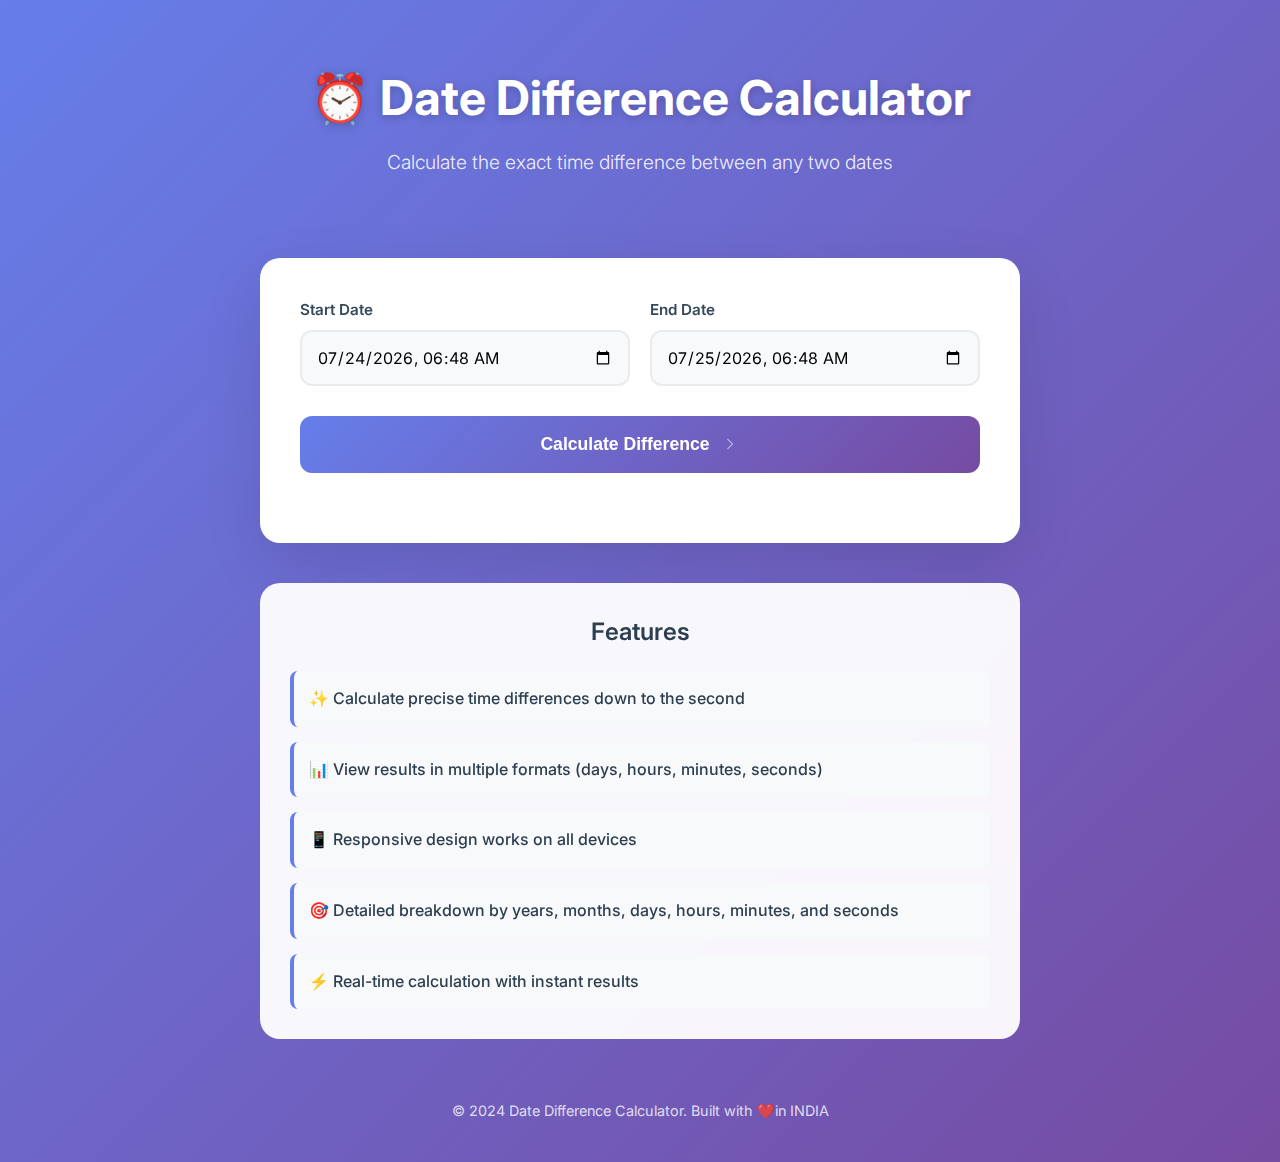
<file: index.html>
<!DOCTYPE html>
<html lang="en">
<head>
    <meta charset="UTF-8">
    <meta name="viewport" content="width=device-width, initial-scale=1.0">
    <title>Date Difference Calculator</title>
    <link rel="stylesheet" href="styles.css">
    <link href="https://fonts.googleapis.com/css2?family=Inter:wght@300;400;500;600;700&display=swap" rel="stylesheet">
</head>
<body>
    <div class="container">
        <header>
            <h1>⏰ Date Difference Calculator</h1>
            <p>Calculate the exact time difference between any two dates</p>
        </header>

        <div class="calculator-card">
            <form id="dateForm" class="date-form">
                <div class="input-group">
                    <div class="input-container">
                        <label for="startDate">Start Date</label>
                        <input type="datetime-local" id="startDate" name="startDate" required>
                    </div>
                    
                    <div class="input-container">
                        <label for="endDate">End Date</label>
                        <input type="datetime-local" id="endDate" name="endDate" required>
                    </div>
                </div>

                <button type="submit" class="calculate-btn">
                    <span>Calculate Difference</span>
                    <svg class="arrow-icon" viewBox="0 0 24 24" fill="none" stroke="currentColor">
                        <path d="m9 18 6-6-6-6"/>
                    </svg>
                </button>
            </form>

            <div id="results" class="results hidden">
                <h3>Time Difference</h3>
                <div class="result-grid">
                    <div class="result-item">
                        <span class="result-value" id="totalDays">0</span>
                        <span class="result-label">Total Days</span>
                    </div>
                    <div class="result-item">
                        <span class="result-value" id="totalHours">0</span>
                        <span class="result-label">Total Hours</span>
                    </div>
                    <div class="result-item">
                        <span class="result-value" id="totalMinutes">0</span>
                        <span class="result-label">Total Minutes</span>
                    </div>
                    <div class="result-item">
                        <span class="result-value" id="totalSeconds">0</span>
                        <span class="result-label">Total Seconds</span>
                    </div>
                </div>

                <div class="detailed-breakdown">
                    <h4>Detailed Breakdown</h4>
                    <div class="breakdown-item">
                        <span class="breakdown-label">Years:</span>
                        <span class="breakdown-value" id="years">0</span>
                    </div>
                    <div class="breakdown-item">
                        <span class="breakdown-label">Months:</span>
                        <span class="breakdown-value" id="months">0</span>
                    </div>
                    <div class="breakdown-item">
                        <span class="breakdown-label">Days:</span>
                        <span class="breakdown-value" id="days">0</span>
                    </div>
                    <div class="breakdown-item">
                        <span class="breakdown-label">Hours:</span>
                        <span class="breakdown-value" id="hours">0</span>
                    </div>
                    <div class="breakdown-item">
                        <span class="breakdown-label">Minutes:</span>
                        <span class="breakdown-value" id="minutes">0</span>
                    </div>
                    <div class="breakdown-item">
                        <span class="breakdown-label">Seconds:</span>
                        <span class="breakdown-value" id="seconds">0</span>
                    </div>
                </div>

                <div class="summary">
                    <p id="summaryText"></p>
                </div>
            </div>
        </div>

        <div class="features">
            <h3>Features</h3>
            <ul>
                <li>✨ Calculate precise time differences down to the second</li>
                <li>📊 View results in multiple formats (days, hours, minutes, seconds)</li>
                <li>📱 Responsive design works on all devices</li>
                <li>🎯 Detailed breakdown by years, months, days, hours, minutes, and seconds</li>
                <li>⚡ Real-time calculation with instant results</li>
            </ul>
        </div>

        <footer>
            <p>&copy; 2024 Date Difference Calculator. Built with ❤️in INDIA</p>
        </footer>
    </div>

    <script src="script.js"></script>
</body>
</html>
</file>
<file: styles.css>
/* Reset and base styles */
* {
    margin: 0;
    padding: 0;
    box-sizing: border-box;
}

body {
    font-family: 'Inter', -apple-system, BlinkMacSystemFont, 'Segoe UI', Roboto, sans-serif;
    line-height: 1.6;
    color: #2c3e50;
    background: linear-gradient(135deg, #667eea 0%, #764ba2 100%);
    min-height: 100vh;
}

.container {
    max-width: 800px;
    margin: 0 auto;
    padding: 20px;
}

/* Header */
header {
    text-align: center;
    margin-bottom: 40px;
    padding: 40px 0;
}

header h1 {
    font-size: 3rem;
    font-weight: 700;
    color: white;
    margin-bottom: 10px;
    text-shadow: 0 2px 10px rgba(0, 0, 0, 0.2);
}

header p {
    font-size: 1.2rem;
    color: rgba(255, 255, 255, 0.9);
    font-weight: 300;
}

/* Calculator Card */
.calculator-card {
    background: white;
    border-radius: 20px;
    padding: 40px;
    box-shadow: 0 20px 60px rgba(0, 0, 0, 0.1);
    backdrop-filter: blur(10px);
    margin-bottom: 40px;
    transition: transform 0.3s ease, box-shadow 0.3s ease;
}

.calculator-card:hover {
    transform: translateY(-5px);
    box-shadow: 0 30px 80px rgba(0, 0, 0, 0.15);
}

/* Form styles */
.date-form {
    margin-bottom: 30px;
}

.input-group {
    display: grid;
    grid-template-columns: 1fr 1fr;
    gap: 20px;
    margin-bottom: 30px;
}

.input-container {
    display: flex;
    flex-direction: column;
}

.input-container label {
    font-weight: 600;
    margin-bottom: 8px;
    color: #34495e;
    font-size: 0.95rem;
}

.input-container input {
    padding: 15px;
    border: 2px solid #e9ecef;
    border-radius: 12px;
    font-size: 1rem;
    transition: all 0.3s ease;
    font-family: inherit;
    background: #f8f9fa;
}

.input-container input:focus {
    outline: none;
    border-color: #667eea;
    background: white;
    box-shadow: 0 0 0 3px rgba(102, 126, 234, 0.1);
}

/* Calculate button */
.calculate-btn {
    width: 100%;
    padding: 18px 30px;
    background: linear-gradient(135deg, #667eea 0%, #764ba2 100%);
    color: white;
    border: none;
    border-radius: 12px;
    font-size: 1.1rem;
    font-weight: 600;
    cursor: pointer;
    transition: all 0.3s ease;
    display: flex;
    align-items: center;
    justify-content: center;
    gap: 10px;
}

.calculate-btn:hover {
    transform: translateY(-2px);
    box-shadow: 0 10px 30px rgba(102, 126, 234, 0.3);
}

.calculate-btn:active {
    transform: translateY(0);
}

.arrow-icon {
    width: 20px;
    height: 20px;
    transition: transform 0.3s ease;
}

.calculate-btn:hover .arrow-icon {
    transform: translateX(3px);
}

/* Results section */
.results {
    margin-top: 30px;
    opacity: 1;
    transform: translateY(0);
    transition: all 0.5s ease;
}

.results.hidden {
    display: none;
    opacity: 0;
    transform: translateY(20px);
}

.results h3 {
    font-size: 1.5rem;
    font-weight: 600;
    color: #2c3e50;
    margin-bottom: 20px;
    text-align: center;
}

.result-grid {
    display: grid;
    grid-template-columns: repeat(auto-fit, minmax(150px, 1fr));
    gap: 20px;
    margin-bottom: 30px;
}

.result-item {
    background: linear-gradient(135deg, #f8f9fa 0%, #e9ecef 100%);
    padding: 20px;
    border-radius: 12px;
    text-align: center;
    transition: transform 0.3s ease;
}

.result-item:hover {
    transform: translateY(-2px);
}

.result-value {
    display: block;
    font-size: 2rem;
    font-weight: 700;
    color: #667eea;
    margin-bottom: 5px;
}

.result-label {
    font-size: 0.9rem;
    color: #6c757d;
    font-weight: 500;
}

/* Detailed breakdown */
.detailed-breakdown {
    background: #f8f9fa;
    padding: 25px;
    border-radius: 12px;
    margin-bottom: 20px;
}

.detailed-breakdown h4 {
    font-size: 1.2rem;
    font-weight: 600;
    color: #2c3e50;
    margin-bottom: 15px;
}

.breakdown-item {
    display: flex;
    justify-content: space-between;
    align-items: center;
    padding: 8px 0;
    border-bottom: 1px solid #e9ecef;
}

.breakdown-item:last-child {
    border-bottom: none;
}

.breakdown-label {
    font-weight: 500;
    color: #495057;
}

.breakdown-value {
    font-weight: 600;
    color: #667eea;
    font-size: 1.1rem;
}

/* Summary */
.summary {
    background: linear-gradient(135deg, #667eea 0%, #764ba2 100%);
    color: white;
    padding: 20px;
    border-radius: 12px;
    text-align: center;
}

.summary p {
    font-size: 1.1rem;
    font-weight: 500;
}

/* Features section */
.features {
    background: rgba(255, 255, 255, 0.95);
    border-radius: 20px;
    padding: 30px;
    margin-bottom: 40px;
    backdrop-filter: blur(10px);
}

.features h3 {
    font-size: 1.5rem;
    font-weight: 600;
    color: #2c3e50;
    margin-bottom: 20px;
    text-align: center;
}

.features ul {
    list-style: none;
    display: grid;
    gap: 15px;
}

.features li {
    padding: 15px;
    background: #f8f9fa;
    border-radius: 8px;
    border-left: 4px solid #667eea;
    font-weight: 500;
    transition: transform 0.3s ease;
}

.features li:hover {
    transform: translateX(5px);
}

/* Footer */
footer {
    text-align: center;
    padding: 20px;
    color: rgba(255, 255, 255, 0.8);
    font-size: 0.9rem;
}

/* Responsive design */
@media (max-width: 768px) {
    .container {
        padding: 15px;
    }
    
    header h1 {
        font-size: 2.2rem;
    }
    
    header p {
        font-size: 1rem;
    }
    
    .calculator-card {
        padding: 25px;
    }
    
    .input-group {
        grid-template-columns: 1fr;
        gap: 15px;
    }
    
    .result-grid {
        grid-template-columns: repeat(auto-fit, minmax(120px, 1fr));
        gap: 15px;
    }
    
    .result-value {
        font-size: 1.5rem;
    }
}

@media (max-width: 480px) {
    header h1 {
        font-size: 1.8rem;
    }
    
    .calculator-card {
        padding: 20px;
    }
    
    .result-grid {
        grid-template-columns: 1fr 1fr;
    }
    
    .features ul {
        gap: 10px;
    }
}

/* Animation for results reveal */
@keyframes slideInUp {
    from {
        opacity: 0;
        transform: translateY(30px);
    }
    to {
        opacity: 1;
        transform: translateY(0);
    }
}

.results:not(.hidden) {
    animation: slideInUp 0.5s ease-out;
}

/* Loading state for button */
.calculate-btn.loading {
    pointer-events: none;
    opacity: 0.8;
}

.calculate-btn.loading .arrow-icon {
    animation: spin 1s linear infinite;
}

@keyframes spin {
    from { transform: rotate(0deg); }
    to { transform: rotate(360deg); }
}
</file>
